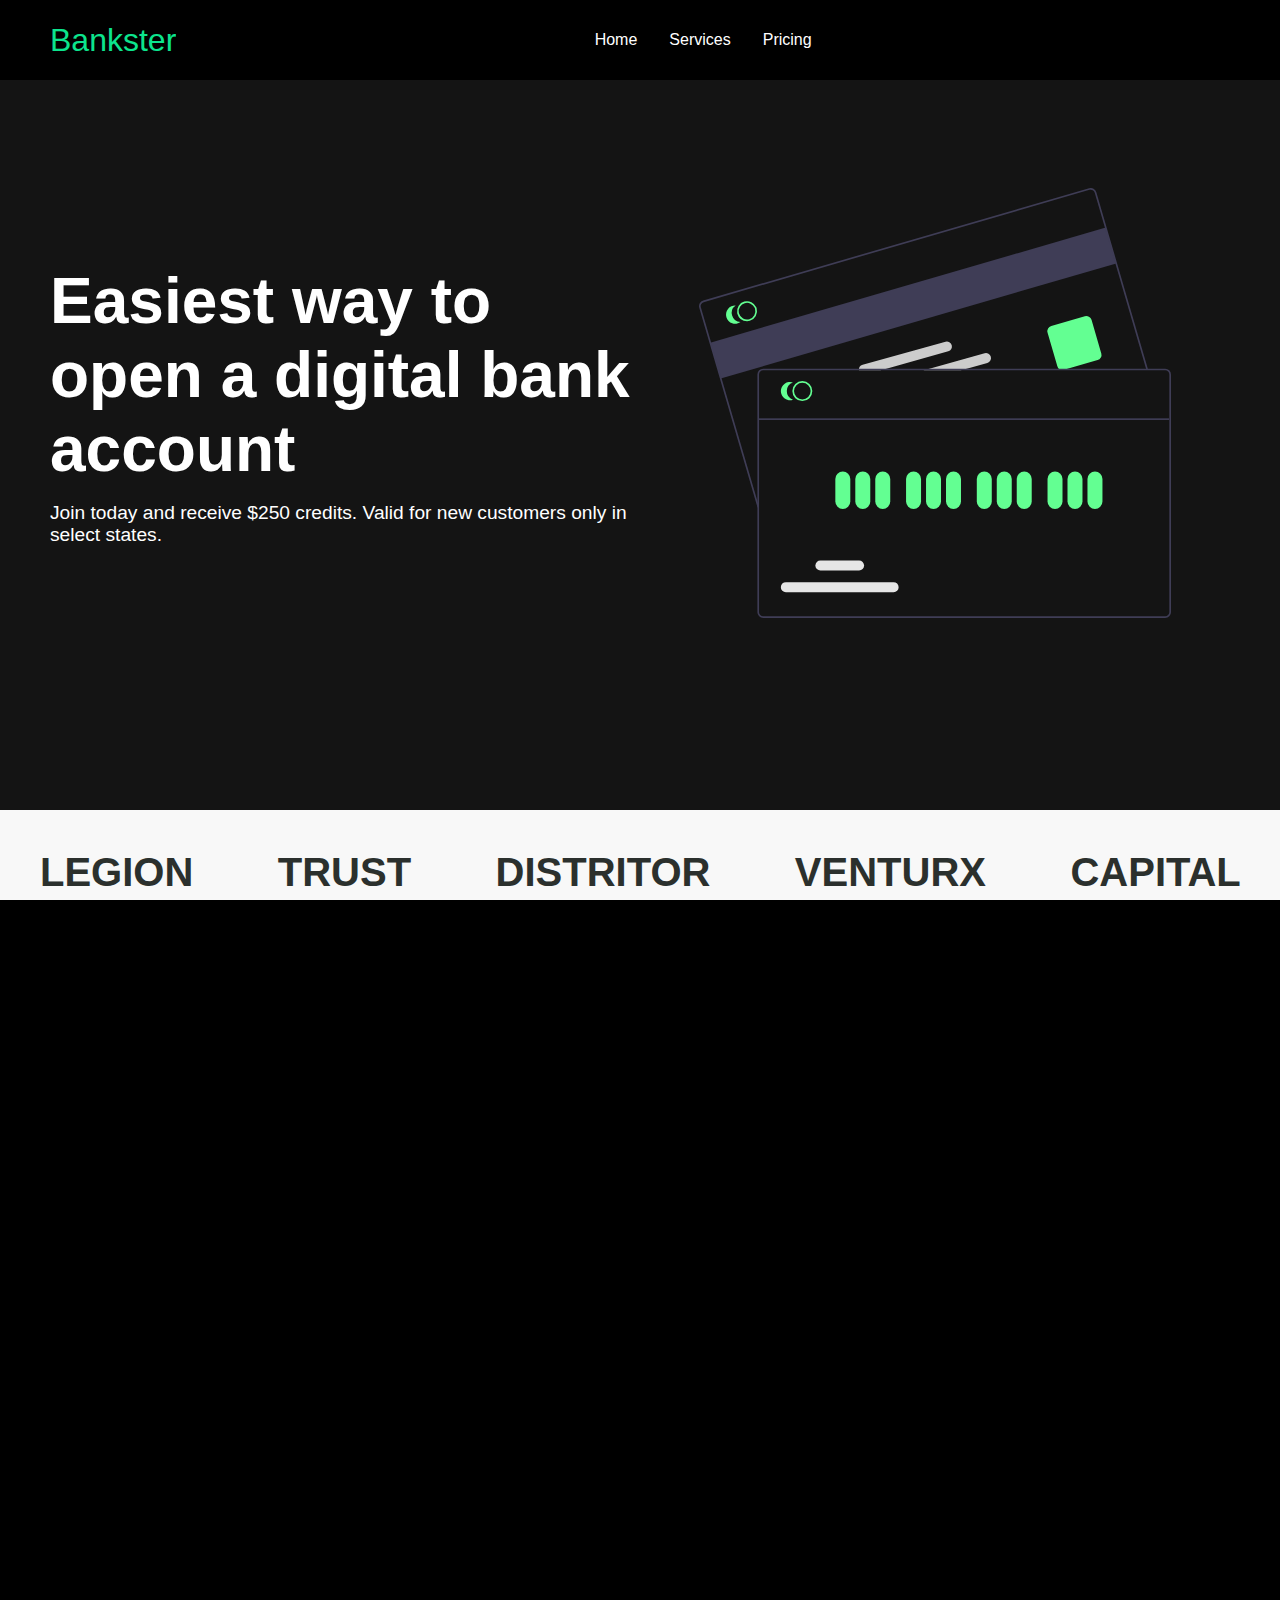
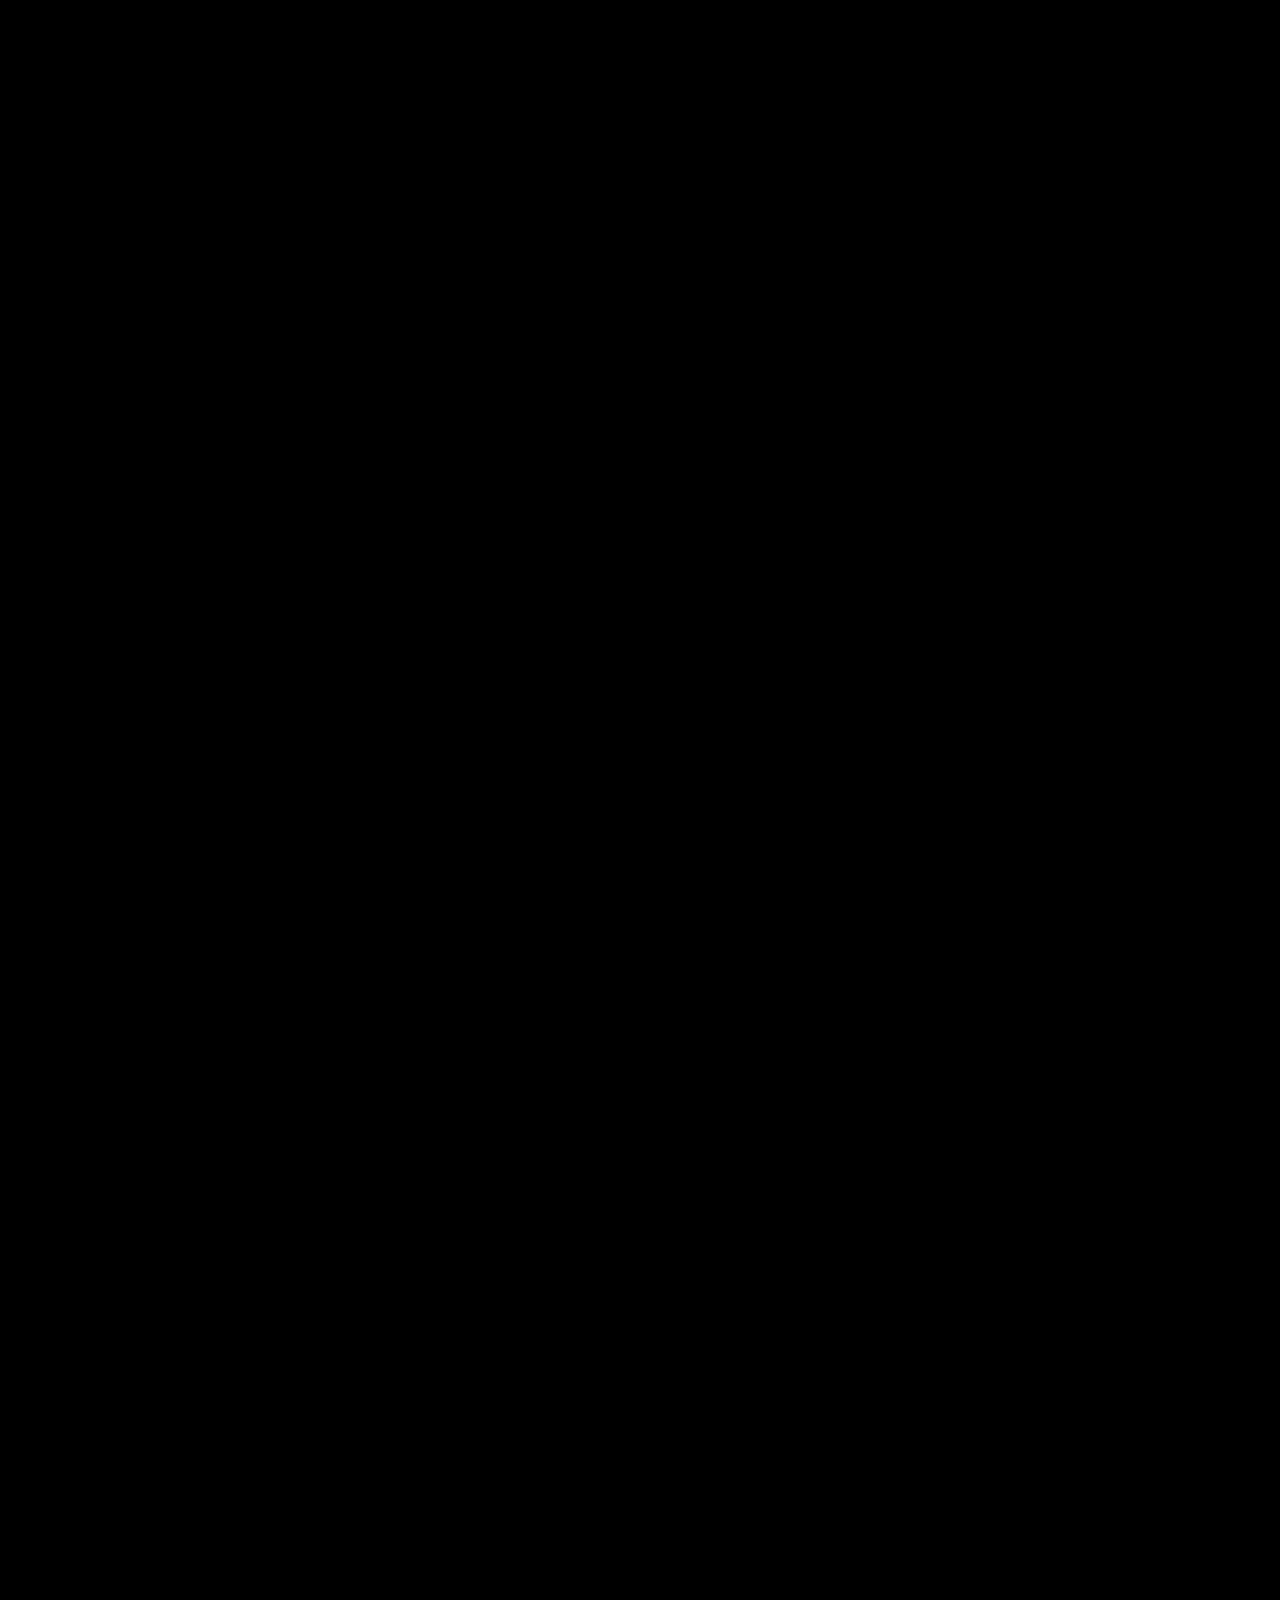
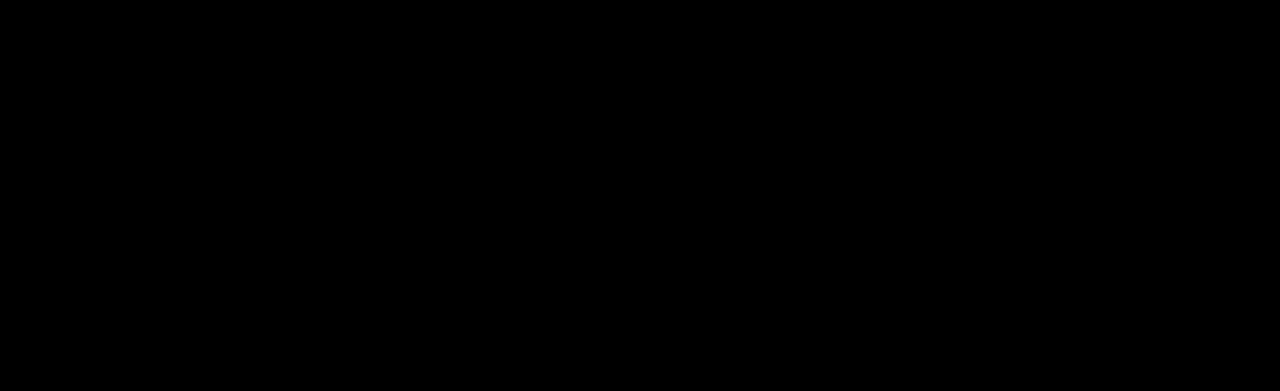
<file: index.html>
<!DOCTYPE html>
<html lang="en">
<head>
    <meta charset="UTF-8">
    <meta name="viewport" content="width=device-width, initial-scale=1.0">
    <title>Bankster - Digital Bank</title>
    <link rel="stylesheet" href="styles.css" />
    <!-- Font Awesome Link -->
    <link rel="stylesheet" href="https://cdnjs.cloudflare.com/ajax/libs/font-awesome/6.0.0-beta3/css/all.min.css">
</head>
<body>
    <header>
        <nav class="navbar" role="navigation" aria-label="Main Navigation">
            <div class="navbar__container">
                <a href="/" id="navbar-logo">Bankster</a>
                <ul class="navbar__menu">
                    <li class="navbar__item">
                        <a href="index.html" class="navbar__links">Home</a>
                    </li>
                    <li class="navbar__item">
                        <a href="services.html" class="navbar__links">Services</a>
                    </li>
                    <li class="navbar__item">
                        <a href="pricing.html" class="navbar__links">Pricing</a>
                    </li>
                </ul>
                <button class="navbar__toggle" id="mobile-menu" aria-label="Toggle Navigation" aria-expanded="false">
                    <i class="fa-solid fa-bars"></i>
                </button>
            </div>
        </nav>
    </header>

    <main>
        <section class="hero">
            <div class="hero__container">
                <div class="hero__content">
                    <h1>Easiest way to open a digital bank account</h1>
                    <p>Join today and receive $250 credits. Valid for new customers only in select states.</p>
                </div>
                <div class="hero__image">
                    <img id="hero-img" src="hero-pic-1.svg" alt="Illustration of credit card">
                </div>
            </div>
        </section>

        <!-- Rotating Logos Section -->
        <div class="rotating-logos">
            <div class="rotating-logos__track">
                <span class="logo-text">LEGION</span>
                <span class="logo-text">TRUST</span>
                <span class="logo-text">DISTRITOR</span>
                <span class="logo-text">VENTURX</span>
                <span class="logo-text">CAPITAL</span>
                <span class="logo-text">HEDGIES</span>
            </div>
        </div>

        <!-- Why Choose Us Section -->
        <section class="why-choose-us">
            <div class="container">
                <h2>Why Choose Us</h2>
                <p class="intro-text">
                    Discover how our financial and investment management SaaS 
                    can help you take control of your finances with ease and efficiency.
                </p>
                <div class="features-grid">
                    <div class="features-item">
                        <i class="fa-solid fa-lock icon"></i>
                        <h3>Secure & Reliable</h3>
                        <p>
                            We prioritize your financial security with end-to-end 
                            encryption, ensuring your data is protected 24/7.
                        </p>
                    </div>
                    <div class="features-item">
                        <i class="fa-solid fa-chart-line icon"></i>
                        <h3>AI-Powered Insights</h3>
                        <p>
                            Our intelligent AI systems provide actionable financial insights
                            to help you grow your wealth and optimize investments.
                        </p>
                    </div>
                    <div class="features-item">
                        <i class="fa-solid fa-user icon"></i>
                        <h3>User-Friendly Interface</h3>
                        <p>
                            Our modern, intuitive interface makes engaging your finances 
                            simple and stress-free, regardless of your financial expertise.
                        </p>
                    </div>
                    <div class="features-item">
                        <i class="fa-solid fa-gauge-simple-high icon"></i>
                        <h3>Real-Time Data</h3>
                        <p>
                            Access real-time financial data to make faster, better-informed 
                            decisions for your personal or business finances.
                        </p>
                    </div>
                </div>
            </div>
        </section>

        <!-- Pricing section -->
<section class="services">
    <h2>Choose the right plan for you</h2>

    <!-- Pricing toggle button -->
    <div class="pricing-toggle">
        <div class="toggle-container">
            <span class="toggle-option">Monthly</span>
            <label class="switch">
                <input type="checkbox" id="pricing-toggle-checkbox" onclick="switchPricing()">
                <span class="slider"></span>
            </label>
            <span class="toggle-option">Yearly</span>
        </div>
        <div class="save-percentage-container">
            <span class="save-percentage">Save 20%</span>
        </div>
    </div>

    <div class="services__container">
        <!-- Basic Plan -->
        <div class="services__card">
            <div class="card-content">
                <h3>Basic Plan</h3>
                <div class="card-price">
                    <p class="price monthly-price">$10/mo</p>
                    <p class="price yearly-price hidden">$8/mo</p>
                    <a href="signup.html" class="price-btn">Get Started</a>
                    <p id="small-desc">Everything you need to get started</p>
                </div>
                <div class="card-features">
                    <p>Features:</p>
                    <ul>
                        <li>Digital Checking Account</li>
                        <li>Access to basic features</li>
                    </ul>
                </div>
            </div>
        </div>

        <!-- Standard Plan -->
        <div class="services__card">
            <div class="card-content">
                <h3>Standard Plan</h3>
                <div class="card-price">
                    <p class="price monthly-price">$30/mo</p>
                    <p class="price yearly-price hidden">$24/mo</p>
                    <a href="signup.html" class="price-btn">Get Started</a>
                    <p id="small-desc">Perfect for individuals looking to take control of their finances</p>
                </div>
                <div class="card-features">
                    <p>Features:</p>
                    <ul>
                        <li>Automatic Expense Tracking</li>
                        <li>Customizable Budgets</li>
                        <li>Personalized Financial Reports</li>
                        <li>Goal-Based Savings Tracking</li>
                        <li>Email & Chat Support</li>
                    </ul>
                </div>
            </div>
        </div>

        <!-- Premium Plan -->
        <div class="services__card">
            <div class="card-content">
                <h3>Premium Plan</h3>
                <div class="card-price">
                    <p class="price monthly-price">$50/mo</p>
                    <p class="price yearly-price hidden">$40/mo</p>
                    <a href="signup.html" class="price-btn">Get Started</a>
                    <p id="small-desc">Ideal for investors and advanced users</p>
                </div>
                <div class="card-features">
                    <p>Features:</p>
                    <ul>
                        <li>Automatic Expense Tracking</li>
                        <li>Customizable Budgets</li>
                        <li>Personalized Reports</li>
                        <li>Investment Management</li>
                        <li>AI-Powered Financial Insights</li>
                        <li>Priority Support</li>
                    </ul>
                </div>
            </div>
        </div>
    </div>
</div>
<div class="quiz-link" style="text-align: center; margin-top: 2rem;">
    <p>Not sure which plan is right for you?</p>
    <a href="quiz.html" class="button" style="display: inline-block; padding: 10px 20px; background-color: #0ce48d; color: white; text-decoration: none; border-radius: 4px;">Take Our Plan Finder Quiz</a>
</div>
</div>
    
        </section>
        <!--Fotter Section-->
        <footer>
            <div class ="footer__container">
                <div class="footer__link">
                    <div class="footer__link-wrapper">
                        <div class="footer__link-items">
                            <h2> About Us</h2>
                            <a href="/how-it-works.html">How it works</a>
                            <a href="/testimonials.html">Testimonials</a>
                            <a href="/testimonials.html">Careers</a>
                            <a href="/testimonials.html">Investments</a>
                            <a href="/testimonials.html">Terms of Services</a>
                        </div>
                        
                        <div class="footer__link-items">
                            <h2> Contact Us</h2>
                            <a href="/contact.html">Contact</a>
                            <a href="/testimonials.html">Support</a>
                            <a href="/testimonials.html">File a Claim</a>
                            <a href="/testimonials.html">Sponsorships</a>
            
                        </div>
                    </div>

                        <div class="footer__link-wrapper">

                        <div class="footer__link-items">
                            <h2>Finances</h2>                         
                             <a href="/portfolio.html">Portfolio</a>
                             <a href="/testimonials.html">News</a>
                             <a href="/testimonials.html">Locations</a>
                             <a href="/testimonials.html">Credit Cards</a>
                            
                        </div>
                        <div class="footer__link-items">
                            <h2>Social Media</h2>                         
                             <a href="/https://www.instagram.com"
                             target="_blank"
                             rel="noopener noreferrer"
                             >Instagram</a>
                            
                             <a href="/https://www.facebook.com"
                             target="_blank"
                             rel="noopener noreferrer"
                             >Facebook</a>
                             
                             <a href="/https://www.twitter.com"
                             target="_blank"
                             rel="noopener noreferrer"
                             >Twitter</a>

                             <a href="/https://www.linkedIn.com"
                             target="_blank"
                             rel="noopener noreferrer"
                             >LinkedIn</a
                             >   
                        </div>
                        </div>
                    </div>
                <section class="social__media">
                <div class="social__media-wrap">
                <div class="footer__logo">
                    <a href="/" id="footer__logo">Bankster</a>
                    </div>
                    <p class="website__rights">
                        © Bankster <span id="year"></span> All rights reserved

                    </p>
                    <div class="social__icons">
                        <a href="https://www.facebook.com" 
                        class="social__icon-link"
                         target="_blank"
                         rel="noopener noreferrer"
                         aria-label="Facebook"
                         >
                         <i class="fa-brands fa-facebook"></i>
                        
                        </a>
                        <a href="https://www.instagram.com" 
                         class="social__icon-link"
                         target="_blank"
                         rel="noopener noreferrer"
                         aria-label="Instagram"
                         >
                         <i class="fa-brands fa-instagram"></i>
                        
                        </a>
                        <a href="https://www.twitter.com" 
                        class="social__icon-link"
                        target="_blank"
                        rel="noopener noreferrer"
                        aria-label="Twitter"
                        >
                        <i class="fa-brands fa-twitter"></i>
                       
                       </a>
                       <a href="https://www.linkedIn.com" 
                        class="social__icon-link"
                        target="_blank"
                        rel="noopener noreferrer"
                        aria-label="LinkedIn"
                        >
                        <i class="fa-brands fa-linkedin"></i>
                       </div>
                   </div>
                </div>
            </section>
        </div>
        </div>
    </div>
    </footer>
</main>
<script src="app.js"></script>
</body>
</html>
</file>
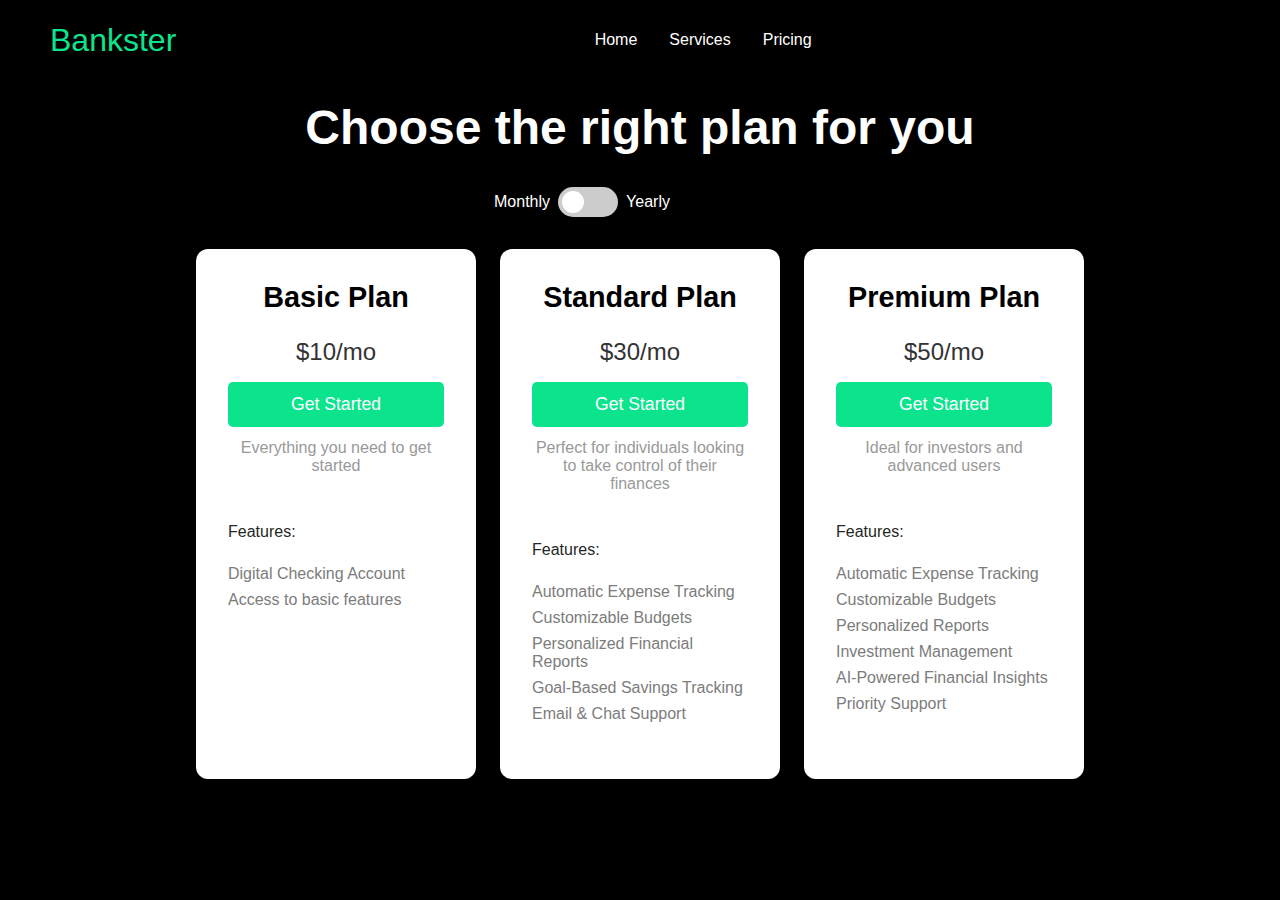
<file: pricing.html>
<!DOCTYPE html>
<html lang="en">
<head>
    <meta charset="UTF-8">
    <meta name="viewport" content="width=device-width, initial-scale=1.0">
    <title>Bankster - Digital Bank</title>
    <link rel="stylesheet" href="styles.css" />
    <!-- Font Awesome Link -->
    <link rel="stylesheet" href="https://cdnjs.cloudflare.com/ajax/libs/font-awesome/6.0.0-beta3/css/all.min.css">
</head>
<body>
<header>
    <nav class="navbar" role="navigation" aria-label="Main Navigation">
        <div class="navbar__container">
            <a href="/" id="navbar-logo">Bankster</a>
            <ul class="navbar__menu">
                <li class="navbar__item">
                    <a href="index.html" class="navbar__links">Home</a>
                </li>
                <li class="navbar__item">
                    <a href="services.html" class="navbar__links">Services</a>
                </li>
                <li class="navbar__item">
                    <a href="pricing.html" class="navbar__links">Pricing</a>
                </li>
            </ul>
            <button class="navbar__toggle" id="mobile-menu" aria-label="Toggle Navigation" aria-expanded="false">
                <i class="fa-solid fa-bars"></i>
            </button>
        </div>
    </nav>
</header>
<section class="services">
    <h2>Choose the right plan for you</h2>

    <!-- Pricing toggle button -->
    <div class="pricing-toggle">
        <div class="toggle-container">
            <span class="toggle-option">Monthly</span>
            <label class="switch">
                <input type="checkbox" id="pricing-toggle-checkbox" onclick="switchPricing()">
                <span class="slider"></span>
            </label>
            <span class="toggle-option">Yearly</span>
        </div>
        <div class="save-percentage-container">
            <span class="save-percentage">Save 20%</span>
        </div>
    </div>

    <div class="services__container">
        <!-- Basic Plan -->
        <div class="services__card">
            <div class="card-content">
                <h3>Basic Plan</h3>
                <div class="card-price">
                    <p class="price monthly-price">$10/mo</p>
                    <p class="price yearly-price hidden">$8/mo</p>
                    <a href="/signup.html" class="price-btn">Get Started</a>
                    <p id="small-desc">Everything you need to get started</p>
                </div>
                <div class="card-features">
                    <p>Features:</p>
                    <ul>
                        <li>Digital Checking Account</li>
                        <li>Access to basic features</li>
                    </ul>
                </div>
            </div>
        </div>

        <!-- Standard Plan -->
        <div class="services__card">
            <div class="card-content">
                <h3>Standard Plan</h3>
                <div class="card-price">
                    <p class="price monthly-price">$30/mo</p>
                    <p class="price yearly-price hidden">$24/mo</p>
                    <a href="/signup.html" class="price-btn">Get Started</a>
                    <p id="small-desc">Perfect for individuals looking to take control of their finances</p>
                </div>
                <div class="card-features">
                    <p>Features:</p>
                    <ul>
                        <li>Automatic Expense Tracking</li>
                        <li>Customizable Budgets</li>
                        <li>Personalized Financial Reports</li>
                        <li>Goal-Based Savings Tracking</li>
                        <li>Email & Chat Support</li>
                    </ul>
                </div>
            </div>
        </div>

        <!-- Premium Plan -->
        <div class="services__card">
            <div class="card-content">
                <h3>Premium Plan</h3>
                <div class="card-price">
                    <p class="price monthly-price">$50/mo</p>
                    <p class="price yearly-price hidden">$40/mo</p>
                    <a href="/signup.html" class="price-btn">Get Started</a>
                    <p id="small-desc">Ideal for investors and advanced users</p>
                </div>
                <div class="card-features">
                    <p>Features:</p>
                    <ul>
                        <li>Automatic Expense Tracking</li>
                        <li>Customizable Budgets</li>
                        <li>Personalized Reports</li>
                        <li>Investment Management</li>
                        <li>AI-Powered Financial Insights</li>
                        <li>Priority Support</li>
                    </ul>
                </div>
            </div>
        </div>
    </div>    
</section>
<script src="app.js"></script>
</body>
</html>
</file>
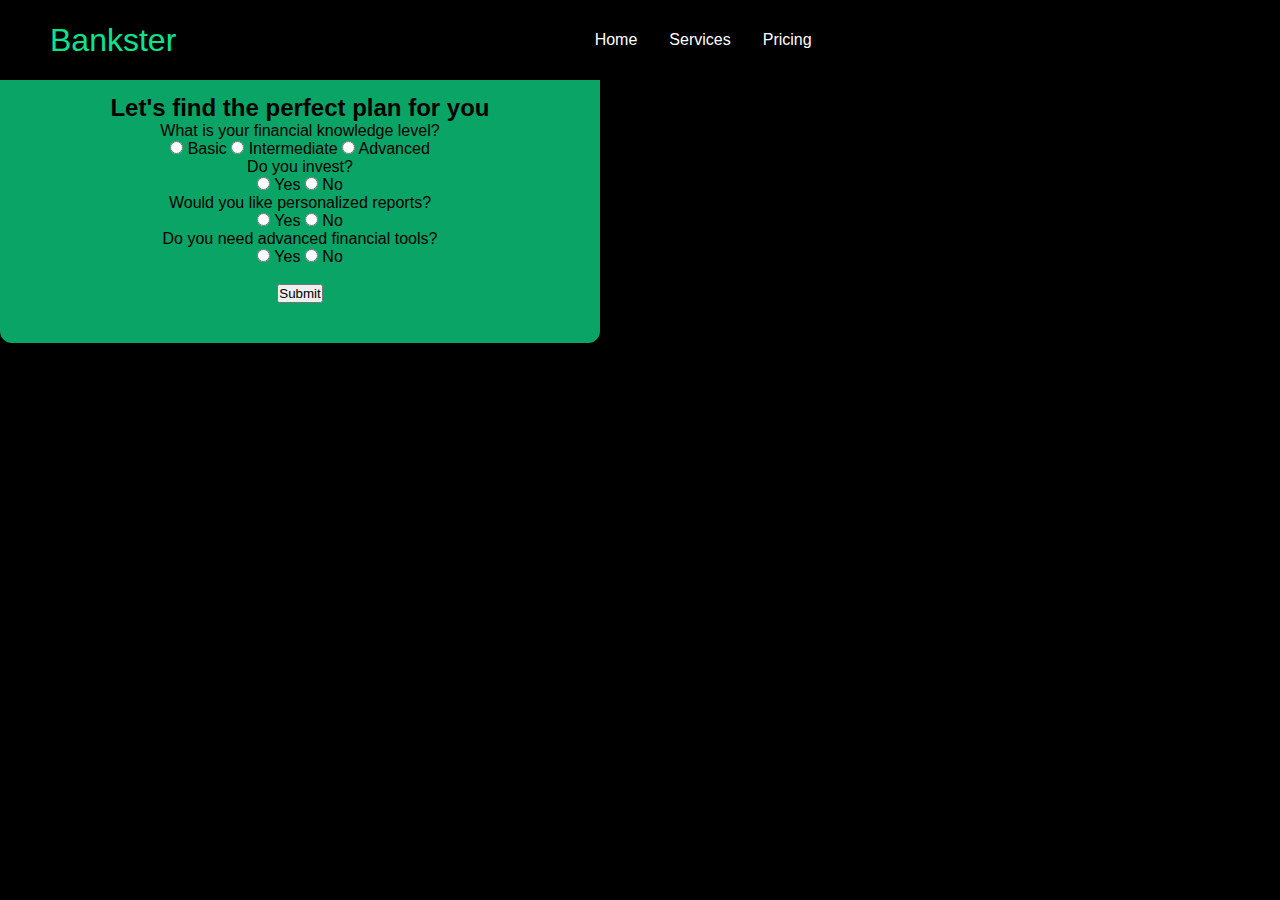
<file: quiz.html>
<!DOCTYPE html>
<html lang="en">

<head>
    <meta charset="UTF-8">
    <meta name="viewport" content="width=device-width, initial-scale=1.0">
    <title>Bankster - Digital Bank</title>
    <!-- Link to external CSS styles -->
    <link rel="stylesheet" href="styles.css" />
    <!-- Font Awesome for icons -->
    <link rel="stylesheet" href="https://cdnjs.cloudflare.com/ajax/libs/font-awesome/6.0.0-beta3/css/all.min.css">
</head>

<body>
    <!-- Header and Navigation -->
    <header>
        <nav class="navbar" role="navigation" aria-label="Main Navigation">
            <div class="navbar__container">
                <!-- Logo -->
                <a href="/" id="navbar-logo">Bankster</a>
                <!-- Navbar menu items -->
                <ul class="navbar__menu">
                    <li class="navbar__item"><a href="index.html" class="navbar__links">Home</a></li>
                    <li class="navbar__item"><a href="services.html" class="navbar__links">Services</a></li>
                    <li class="navbar__item"><a href="pricing.html" class="navbar__links">Pricing</a></li>
                    <li class="navbar__btn mobile">
                        <a href="/signup.html" class="button">Sign Up</a>
                    </li>
                </ul>
                <!-- Mobile menu toggle button -->
                <button class="navbar__toggle" id="mobile-menu" aria-label="Toggle Navigation" aria-expanded="false">
                    <i class="fa-solid fa-bars"></i>
                </button>
            </div>
        </nav>
    </header>

    <!-- Main Quiz Section -->
    <div class="quiz-container">
        <form id="quiz-form">
            <br><br><br>
            <h2>Let's find the perfect plan for you</h2>

            <!-- Financial Knowledge Level Question -->
            <div class="quiz-question">
                <p>What is your financial knowledge level?</p>
                <label>
                    <input type="radio" name="userType" value="Basic" required> Basic
                </label>
                <label>
                    <input type="radio" name="userType" value="Intermediate"> Intermediate
                </label>
                <label>
                    <input type="radio" name="userType" value="Advanced"> Advanced
                </label>
            </div>

            <!-- Investment Question -->
            <div class="quiz-question">
                <p>Do you invest?</p>
                <label>
                    <input type="radio" name="investment" value="Yes" required> Yes
                </label>
                <label>
                    <input type="radio" name="investment" value="No"> No
                </label>
            </div>

            <!-- Personalized Reports Question -->
            <div class="quiz-question">
                <p>Would you like personalized reports?</p>
                <label>
                    <input type="radio" name="reports" value="Yes" required> Yes
                </label>
                <label>
                    <input type="radio" name="reports" value="No"> No
                </label>
            </div>

            <!-- Advanced Tools Question -->
            <div class="quiz-question">
                <p>Do you need advanced financial tools?</p>
                <label>
                    <input type="radio" name="tools" value="Yes" required> Yes
                </label>
                <label>
                    <input type="radio" name="tools" value="No"> No
                </label>
            </div>

            <!-- Submit Button -->
            <br>
            <button type="submit">Submit</button>
        </form>

        <!-- Quiz Result Section (Hidden Initially) -->
        <div id="quiz-result" class="quiz-result" style="display: none;">
            <!-- The result will be dynamically inserted here -->
        </div>
    </div>

    <!-- External JavaScript -->
    <script src="quiz.js"></script>
</body>

</html>
</file>
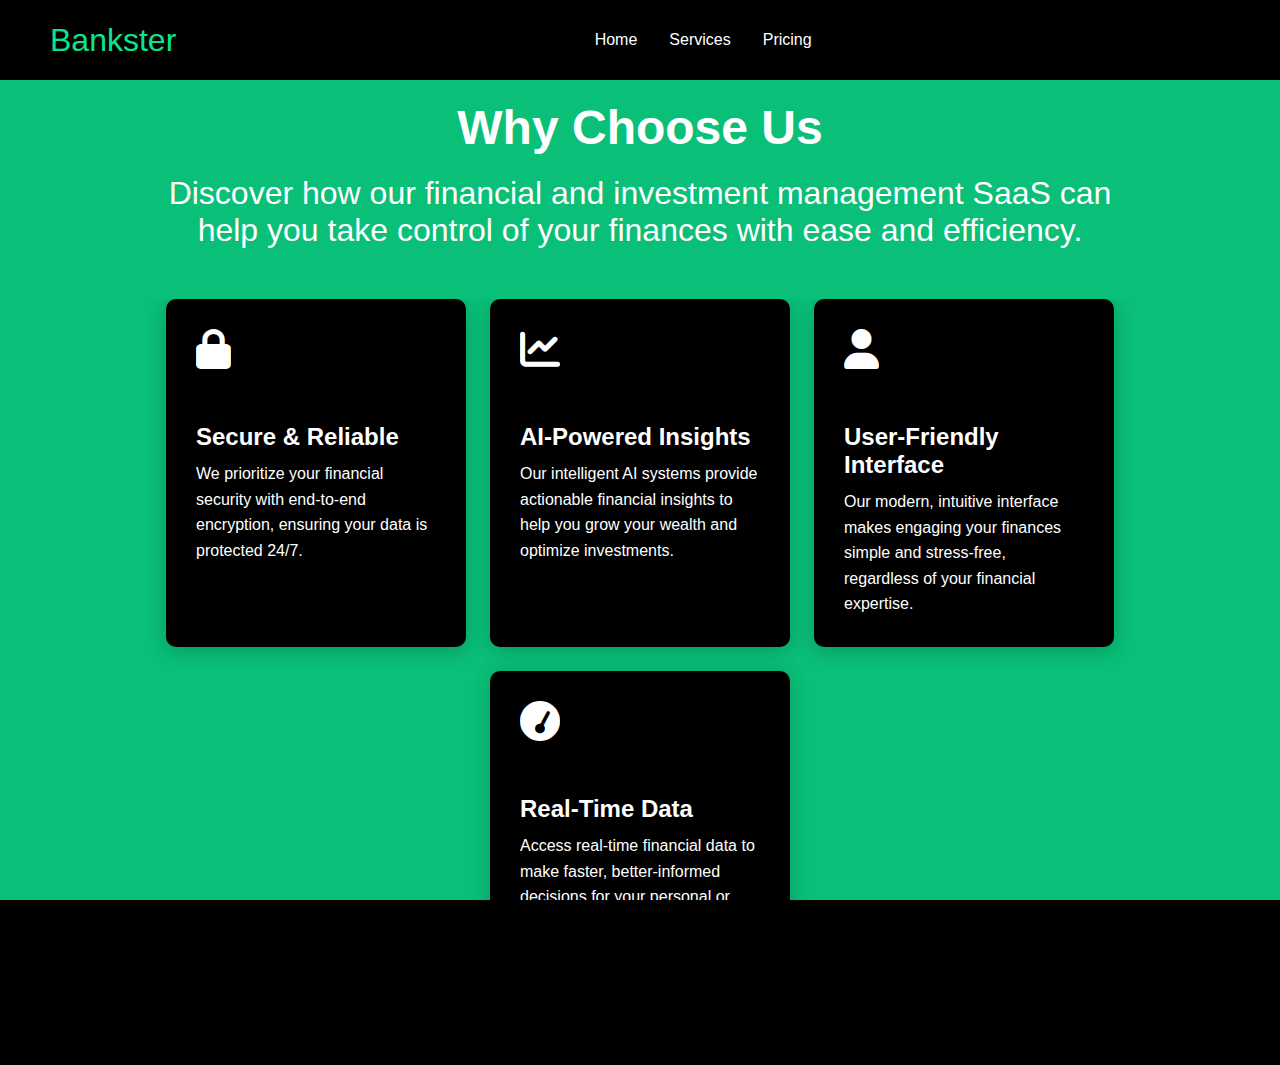
<file: services.html>
<!DOCTYPE html>
<html lang="en">
<head>
    <meta charset="UTF-8">
    <meta name="viewport" content="width=device-width, initial-scale=1.0">
    <title>Bankster - Digital Bank</title>
    <link rel="stylesheet" href="styles.css" />
    <!-- Font Awesome Link -->
    <link rel="stylesheet" href="https://cdnjs.cloudflare.com/ajax/libs/font-awesome/6.0.0-beta3/css/all.min.css">
</head>
<body>
<header>
    <nav class="navbar" role="navigation" aria-label="Main Navigation">
        <div class="navbar__container">
            <a href="/" id="navbar-logo">Bankster</a>
            <ul class="navbar__menu">
                <li class="navbar__item">
                    <a href="index.html" class="navbar__links">Home</a>
                </li>
                <li class="navbar__item">
                    <a href="services.html" class="navbar__links">Services</a>
                </li>
                <li class="navbar__item">
                    <a href="pricing.html" class="navbar__links">Pricing</a>
                </li>
            </ul>
            <button class="navbar__toggle" id="mobile-menu" aria-label="Toggle Navigation" aria-expanded="false">
                <i class="fa-solid fa-bars"></i>
            </button>
        </div>
    </nav>
</header>
<section class="why-choose-us">
    <div class="container">
        <h2>Why Choose Us</h2>
        <p class="intro-text">
            Discover how our financial and investment management SaaS 
            can help you take control of your finances with ease and efficiency.
        </p>
        <div class="features-grid">
            <div class="features-item">
                <i class="fa-solid fa-lock icon"></i>
                <h3>Secure & Reliable</h3>
                <p>
                    We prioritize your financial security with end-to-end 
                    encryption, ensuring your data is protected 24/7.
                </p>
            </div>
            <div class="features-item">
                <i class="fa-solid fa-chart-line icon"></i>
                <h3>AI-Powered Insights</h3>
                <p>
                    Our intelligent AI systems provide actionable financial insights
                    to help you grow your wealth and optimize investments.
                </p>
            </div>
            <div class="features-item">
                <i class="fa-solid fa-user icon"></i>
                <h3>User-Friendly Interface</h3>
                <p>
                    Our modern, intuitive interface makes engaging your finances 
                    simple and stress-free, regardless of your financial expertise.
                </p>
            </div>
            <div class="features-item">
                <i class="fa-solid fa-gauge-simple-high icon"></i>
                <h3>Real-Time Data</h3>
                <p>
                    Access real-time financial data to make faster, better-informed 
                    decisions for your personal or business finances.
                </p>
            </div>
        </div>
    </div>
</section>
<script src="app.js"></script>
</body>
</html>
</file>
<file: styles.css>
*{
    box-sizing: border-box;
    margin: 0;
    padding: 0;
    font-family: "Kumbh Sans", sans-serif;
    overflow-x: hidden;
}

.navbar__container{
    display: flex;
    justify-content: space-between;
    align-items: center;
    height: 80px;
    background: #000;
    z-index: 1000;
    width: 100%;
    margin: 0 auto;
    padding: 0 50px;
    position: fixed;
}

#navbar-logo{
    color: #0ce48d;
    cursor: pointer;
    text-decoration: none;
    font-size: 2rem;
}

.navbar__menu{
    display: flex;
    justify-content: center;
    list-style: none;
    margin: 0 auto;
}

.navbar__item{
    height: 80px;
}

.navbar__links{
    color: #fff;
    text-decoration: none;
    height: 100%;
    padding: 0 1rem;
    display: flex;
    align-items: center;
}

.navbar__links:hover{
    color:#0ce48d;
    transition: all 0.3s ease;
}

.navbar__btn{
    display: flex;
    align-items: center;
}

.navbar__btn.mobile{
    display:none;
}

.navbar__btn.desktop{
    display: flex;
}

.button{
    display: flex;
    align-items: center;
    background:#0ce48d;
    padding: 10px 20px;
    border: none;
    border-radius: 4px;
    color: #fff;
    text-decoration: none;
}

.button:hover{
    background: #15b856;
    transition: all 0.3s ease;
}

.navbar__toggle{
    display: none;
}

@media screen and (max-width: 968px){
    .fa-solid
    .fa-brands {
        line-height: normal !important;


    }
    .navbar__toggle{
        display: block;
        position: absolute;
        right: 20px;
        top: 50%;
        transform: translateY(-50%);
        color: #fff;
        z-index: 10;
        font-size: 1.5rem;
        border: none;
        background: none;
        cursor: pointer;
        padding: 0;
        
    }
.navbar__menu{
    flex-direction: column;
    justify-content: flex-start;
    align-items: center;
    position: fixed;
    top: 80px;
    left: -100%;
    width: 100%;
    height: calc(100% - 80px);
    opacity: 0;
    transition: all 0.5s ease;
    background: #131313;
    z-index: 10;
    margin: 0;


}

.navbar__menu.active{
    left: 0;
    opacity: 1;
}
    .navbar__item{
        width: 100%;
        display: flex;
        justify-content: center;
    }

    .navbar__links{
        text-align: center;
        padding: 2rem;
        width: 100%;
        display: flex;
        justify-content: center;
    }

    .navbar__btn.desktop{
        display: none;
    }

    .navbar__btn.mobile{
        display: flex;
        justify-content: center;
        padding-bottom: 2rem;
        width: 100%;
    }

    .button{
        width: 80%;
        height: 60px;
        justify-content: center;
    }


}

.hero{
    background-color: #141414;
}

.hero__container{
    display: grid;
    grid-template-columns: 1fr 1fr;
    align-items: center;
    margin: 0 auto;
    height: 90vh;
    width:100%;
    padding: 0 50px;
    max-width: 1300px;
}

.hero__content{
    color: #fff;
 }

 .hero__content h1{
    font-size: 4rem;
 }

 .hero__content p{
    margin-top: 1rem;
    font-size: 1.2rem;
}

.hero__btn{
    font-size: 1rem;
    background: #0ce48d;
    padding: 14px 32px;
    border: none;
    border-radius: 4px;
    color: #fff;
    margin-top: 2rem;
    cursor: pointer;
    outline: none;
    transition: all 0.3s ease;
    }

 .hero__btn:hover{
    background: #0ba467;
    transform: translateY(-2px);
    box-shadow: 0 4px 8px rgba(0, 0, 0, 0.2);
 }


 .hero__image{
    text-align: center;
}

#hero-img{
    width: 80%;
    height: 80%;

}

@media screen and (max-width:768) {
    .hero__container{
        grid-template-columns: 1fr;
        height: auto;
        padding: 120px 0px;
    }

    .hero__content{
        text-align: center;
        margin-bottom: 4rem;
        padding: 0 2rem;
    }

    .hero__content h1{
        font-size: 2.5rem;
        margin-top: 2rem;
    }

    .hero__content p{
        font-size: 1.5rem;
    }
    
}

@media screen and (max-width:480px){
    .hero__container{
        width: 100vw;
        padding:60px 0;
    }

    .hero__content h1{
        font-size: 2rem;
        margin-top: 3rem;

    }

   .hero__btn{
    padding: 12px 36px;
    margin: 2.5rem 0;
   }
}

/* Rotating Logos */
.rotating-logos {
    overflow: hidden;
    padding: 40px 0;
    background: #f8f8f8;
    white-space: nowrap;
}

.rotating-logos:hover .rotating-logos__track{
    animation-play-state: paused;
}

.rotating-logos__track {
    display: inline-block;
    animation: rotate 12s linear infinite;
}

.logo-text {
    font-size: 40px;
    font-weight: bold;
    color: #2b302d;
    margin: 0 40px;
}

@keyframes rotate {
    0% {
        transform: translateX(0)
    }
    
    100% {
        transform: translateX(-100%);
    }
}

/* Why Choose Us Features Section*/
.why-choose-us {
    background-color: #0abf77;
    padding: 100px 20px;
    text-align: center;
}

.why-choose-us h2 {
    font-size: 3rem;
    margin-bottom: 20px;
    color: #fff;
}

.why-choose-us .intro-text {
    font-size: 2rem;
    color: #fff;
    margin-bottom: 50px;
    max-width: 1000px;
    margin-left: auto;
    margin-right: auto;
}

.features-grid {
    display: flex;
    flex-wrap: wrap;
    justify-content: center;
    gap: 24px;
}

.features-item {
    background-color: #000;
    box-shadow: 0px 4px 20px rgba(0, 0, 0, 0.2);
    border-radius: 10px;
    padding: 30px;
    text-align: left;
    max-width: 300px;
}

.features-item i.icon {
    font-size: 2.5rem;
    color: #fff;
    margin-bottom: 50px;
}

.features-item h3 {
    font-size: 1.5rem;
    color: #fff;
    margin-bottom: 10px;
}

.features-item p {
    font-size: 1rem;
    color: #fff;
    line-height: 1.6;
}

@media (max-width: 768px) {
    .features-grid {
    flex-direction: column;
    align-items: center;
    }

    .features-item {
        max-width: 100%;
    }
    .why-choose-us .intro-text {
        font-size: 1.5rem;
    }
}
   /*Pricing plan css*/
    .services{
        text-align:center;
        padding: 2rem 1rem;
        z-index:1;
    }
    .services h2{
       margin-bottom: 2rem; 
    }
    .pricing-toggle{
        display:flex;
        align-items:center;
        justify-content: center;
        margin-bottom: 2rem;
        gap: 1rem;
    }
    .toggle-container{
        display:flex;
        align-items: center;
    }
    .pricing-toggle .toggle-option{
        margin: 0 0.5rem;
        font-size: 1rem;
        color: white;
    }
    .pricing-toggle .save-percentage-container{
        width: 100px;
        display:flex;
        justify-content:center;
    }
    .pricing-toggle .save-percentage{
        font-size:1.2rem;
        font-weight: bold;
        color:#0ce48d
    }
    .switch{
        position:relative;
        display: inline-block;
        width: 60px;
        height: 30px;
    }
    .switch input{
        opacity:0;
        width:0;
        height:0;
    }
    .slider{
       position: absolute;
       cursor:pointer;
       top:0;
       left:0;
       right:0;
       bottom:0;
       background-color:#ccc;
       transition:0.4s;
       border-radius:30px;
    }
    .slider:before{
        position:absolute;
        content:"";
        height:22px;
        width:22px;
        left:4px;
        bottom: 4px;
        background-color: #fff;
        transition:0.4s;
        border-radius: 50%;
    }
    input:checked + .slider{
        background-color: #0ce48d;
    }
    input:focus + .slider{
        box-shadow: 0 0 1px #0ce48d;
    }
    input:checked+ .slider:before{
        transform: translateX(30px);
    }
    .services{
        background:#000;
        padding: 100px 0px;
    } 
    .services h2{
       color:white;
       font-size: 4rem;
    }
    .services__container {
        display: flex;
        justify-content: center;
        gap: 1.5rem;
        flex-wrap: wrap;
    }
    .services__card{
        background-color:white;
        padding:2rem;
        border-radius: 12px;
        box-shadow: 0px 10px 20px rgba(0, 0, 0, 0.05);
        width:280px;
        display:flex;
        flex-direction:column;
        justify-content:space-between;

    }
    .card-content{
        flex-grow: 1;
    }
    .services__card h3{
        font-size: 1.8rem;
        margin-bottom: 0.5rem;
    }
    .services__card p{
        margin-bottom: 1rem;
        color:rgb(36,40,36);
    }
    .services__card ul{
        list-style: none;
        padding:0;
        text-align: left;
        margin-bottom: 1rem;
    }
    .services__card ul li{
       font-size:1rem;
       margin: 0.5rem 0;
    }
    .card-price{
        text-align: center;
        margin-bottom: 24px;
    }
    .card-price .price{
        font-size:1.5rem;
        margin: 1rem 0;
        color: #333;
    }
    .price-btn{
        display: inline-block;
        background-color: #0ce48d;
        border:none;
        color:#fff;
        padding:0.75rem 2.5rem;
        border-radius:5px;
        cursor: pointer;
        font-size: 1.1rem;
        text-decoration: none;
        width: 100%;
        transition:0.3s ease;
    }
    .price-btn:hover{
        background-color: #0ba467;
    }
    #small-desc{
        font-size:1rem;
        color:#999;
        text-align: center;
        padding: 8px 0px;
    }
    .card-features{
        text-align:left;
    }
    .card-features ul li{
        font-size: 1rem;
        color: #7c7c7c;
    }
    .save-percentage{
        display:none;
    }
    .hidden{
        display:none;
    }
    /*Pricing plans mobile*/
    @media(max-width:968px){
        .services__container{
            flex-direction:column;
            align-items: center;
        }
        .services__card{
            width:100%;
            max-width: 400px;
            margin-bottom: 2rem;
        }
    }
    .services h2{
        font-size:3rem;
    }
    @media (max-width: 480px){
        .services__card{
           width: 90%;
        }
        .services h2{
            padding: 0 24px;
            font-size: 2rem;
        }
        .pricing-toggle{
            flex-direction: column;
            align-items: center;
        }
        .pricing-toggle .save-percentage-container{
            margin-top: 0.5rem;
            justify-content: center;
        }

    }
/* Footer CSS */
.footer__container {
    background-color: #131313;
    padding: 5rem 0;
    display: flex;
    flex-direction: column;
    align-items: center;
}

#footer-logo {
    color: #0ce48d;
    text-decoration: none;
    font-size: 2rem;
    margin-bottom: 1rem;
}

.footer__links {
    width: 100%;
    max-width: 1200px;
    display: flex;
    justify-content: space-between; /* Ensures equal spacing between items */
}

.footer__link-wrapper {
    display: flex;
    width: 100%;
    justify-content: space-between; /* Spread the footer items across the container */
}

.footer__link-items {
    display: flex;
    flex-direction: column;
    margin: 16px;
    text-align: left;
    width: 200px; /* Ensures a fixed width for each section */
}

.footer__link-items h2 {
    margin-bottom: 1rem;
    color: #0ce48d;
}

.footer__link-items a {
    color: #fff;
    text-decoration: none;
    margin-bottom: 0.5rem;
}

.footer__link-items a:hover {
    color: #0ce48d;
    transition: 0.3s ease-out;
}

.social__media {
    max-width: 1200px;
    width: 100%;
    margin-top: 40px;
}

.social__media-wrap {
    display: flex;
    justify-content: space-between;
    align-items: center;
    width: 100%;
}

.website__rights {
    color: #fff;
}

.social__icons {
    display: flex;
    justify-content: space-between;
    width: 240px;
}

.social__icon-link {
    color: #0ce48d;
    font-size: 24px;
}

/* Responsive adjustments */
@media screen and (max-width: 820px) {
    .footer__link-wrapper {
        flex-direction: column; /* Stack footer sections vertically on small screens */
        align-items: center;
    }

    .footer__link-items {
        width: 100%; /* Expand the width of each section to 100% on small screens */
        text-align: center;
    }

    .social__media-wrap {
        flex-direction: column;
    }

    #footer-logo,
    .website__rights {
        margin-bottom: 1rem;
    }
}

@media screen and (max-width: 480px) {
    .footer__link-items {
        width: 100%;
        padding: 10px;
        text-align: center;
    }

    .social__media {
        text-align: center;
    }
}

    
/* Ensure full black background for the page */
html, body {
    background-color: #000;
    margin: 0;
    padding: 0;
    height: 100%;
}
/* Quiz Section Styling */
.quiz-section {
    background-color: #000; 
    display: flex;
    justify-content: center;
    align-items: center;
    min-height: calc(100vh - 80px); /* Subtract navbar height */
    padding: 20px;
    box-sizing: border-box;
}

.quiz-container {
    background-color: #0ba467;
    padding: 40px;
    border-radius: 12px;
    box-shadow: 0px 10px 20px rgba(0, 0, 0, 0.1);
    width: 100%;
    max-width: 600px;
    text-align: center;
}

.quiz-form {
    display: flex;
    flex-direction: column;
    gap: 20px;
}

.quiz-form .quiz-question {
    background-color: white;
    padding: 20px;
    border-radius: 8px;
    margin-bottom: 20px;
}

.quiz-form .quiz-question h3 {
    margin-bottom: 15px;
    color: #000;
}

.quiz-form input[type="radio"] {
    margin-right: 10px;
    accent-color: #0ce48d;
}

.quiz-form label {
    margin-right: 15px;
    cursor: pointer;
}

.quiz-form button {
    background-color: #0ce48d;
    color: white;
    border: none;
    padding: 15px;
    border-radius: 5px;
    cursor: pointer;
    transition: background-color 0.3s ease;
}

.quiz-form button:hover {
    background-color: #0ba467;
}

/* Quiz Result Styling */
#quiz-result {
    background-color: white;
    padding: 20px;
    border-radius: 8px;
    margin-top: 20px;
}

.reset-btn {
    margin-top: 15px;
    background-color: #0ce48d;
    color: white;
    border: none;
    padding: 10px 15px;
    border-radius: 5px;
    cursor: pointer;
    transition: background-color 0.3s ease;
}

.reset-btn:hover {
    background-color: #0ba467;
}

/* Responsive Adjustments */
@media screen and (max-width: 768px) {
    .quiz-container {
        padding: 20px;
        margin: 0 10px;
    }
}
</file>
